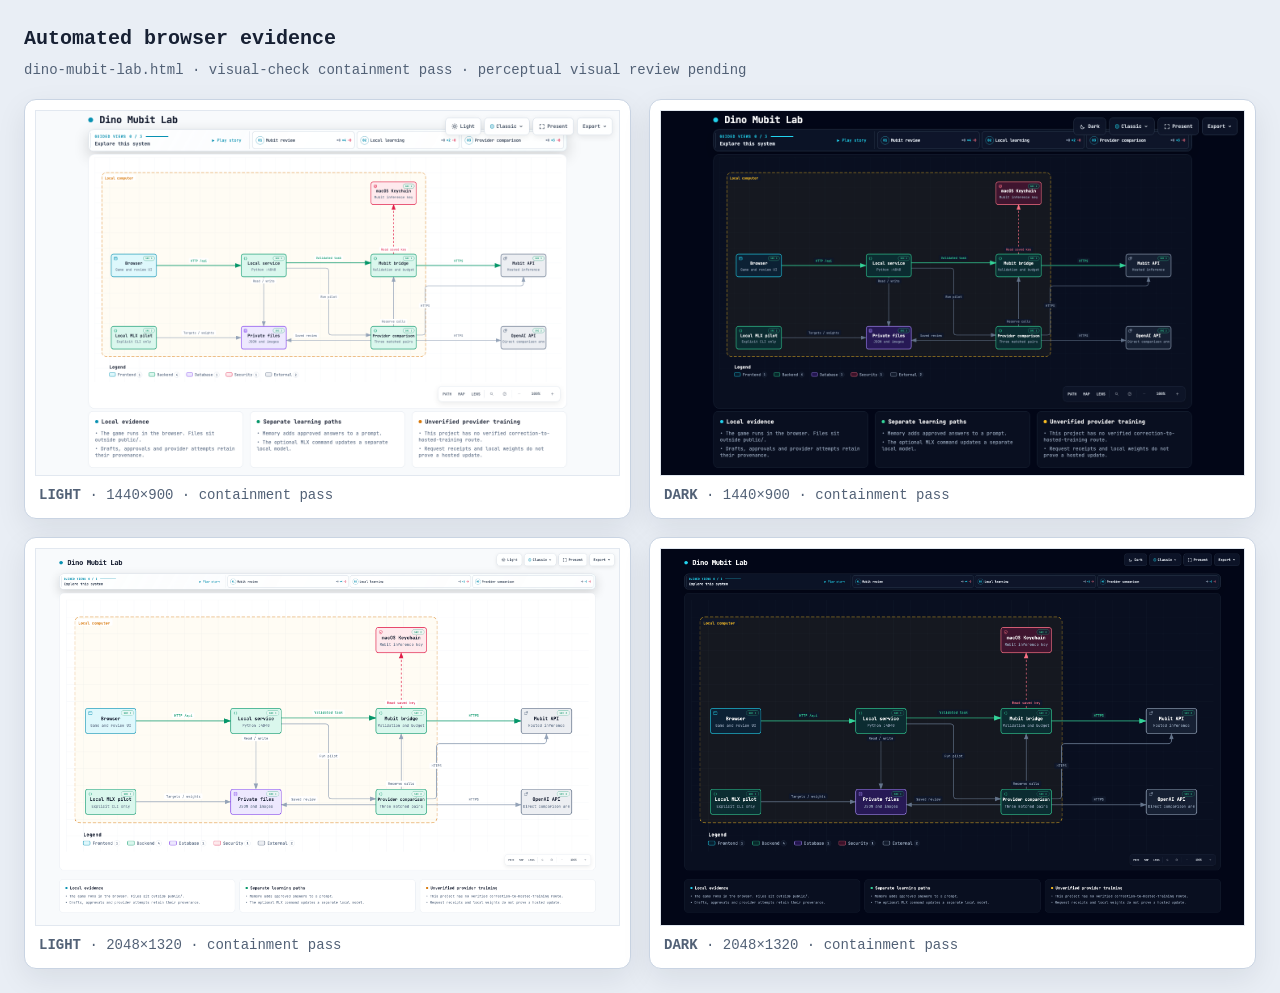
<file: docs/diagrams/dino-mubit-lab.visual-check.html>
<!doctype html>
<html lang="en">
<head>
<meta charset="utf-8">
<meta name="viewport" content="width=device-width,initial-scale=1">
<title>Archify automated browser evidence · dino-mubit-lab.html</title>
<style>
*{box-sizing:border-box}body{margin:0;padding:24px;background:#e9eef5;color:#172033;font:14px/1.5 ui-monospace,SFMono-Regular,Menlo,Consolas,monospace}header{max-width:1500px;margin:0 auto 18px}h1{margin:0 0 6px;font-size:20px}p{margin:0;color:#526176}.grid{max-width:1500px;margin:auto;display:grid;grid-template-columns:repeat(2,minmax(0,1fr));gap:18px}figure{margin:0;padding:10px;background:white;border:1px solid #c9d4e3;border-radius:12px;box-shadow:0 10px 30px rgba(15,23,42,.08)}img{display:block;width:100%;height:auto;border:1px solid #e2e8f0}figcaption{padding:9px 4px 2px;color:#526176}@media(max-width:900px){.grid{grid-template-columns:1fr}}
</style>
</head>
<body>
<header><h1>Automated browser evidence</h1><p>dino-mubit-lab.html · visual-check containment pass · perceptual visual review pending</p></header>
<main class="grid">
      <figure>
        <img src="dino-mubit-lab.visual-check.1440x900.light.png" alt="light 1440 by 900">
        <figcaption><strong>LIGHT</strong> · 1440×900 · containment pass</figcaption>
      </figure>
      <figure>
        <img src="dino-mubit-lab.visual-check.1440x900.dark.png" alt="dark 1440 by 900">
        <figcaption><strong>DARK</strong> · 1440×900 · containment pass</figcaption>
      </figure>
      <figure>
        <img src="dino-mubit-lab.visual-check.2048x1320.light.png" alt="light 2048 by 1320">
        <figcaption><strong>LIGHT</strong> · 2048×1320 · containment pass</figcaption>
      </figure>
      <figure>
        <img src="dino-mubit-lab.visual-check.2048x1320.dark.png" alt="dark 2048 by 1320">
        <figcaption><strong>DARK</strong> · 2048×1320 · containment pass</figcaption>
      </figure>
</main>
</body>
</html>
</file>
